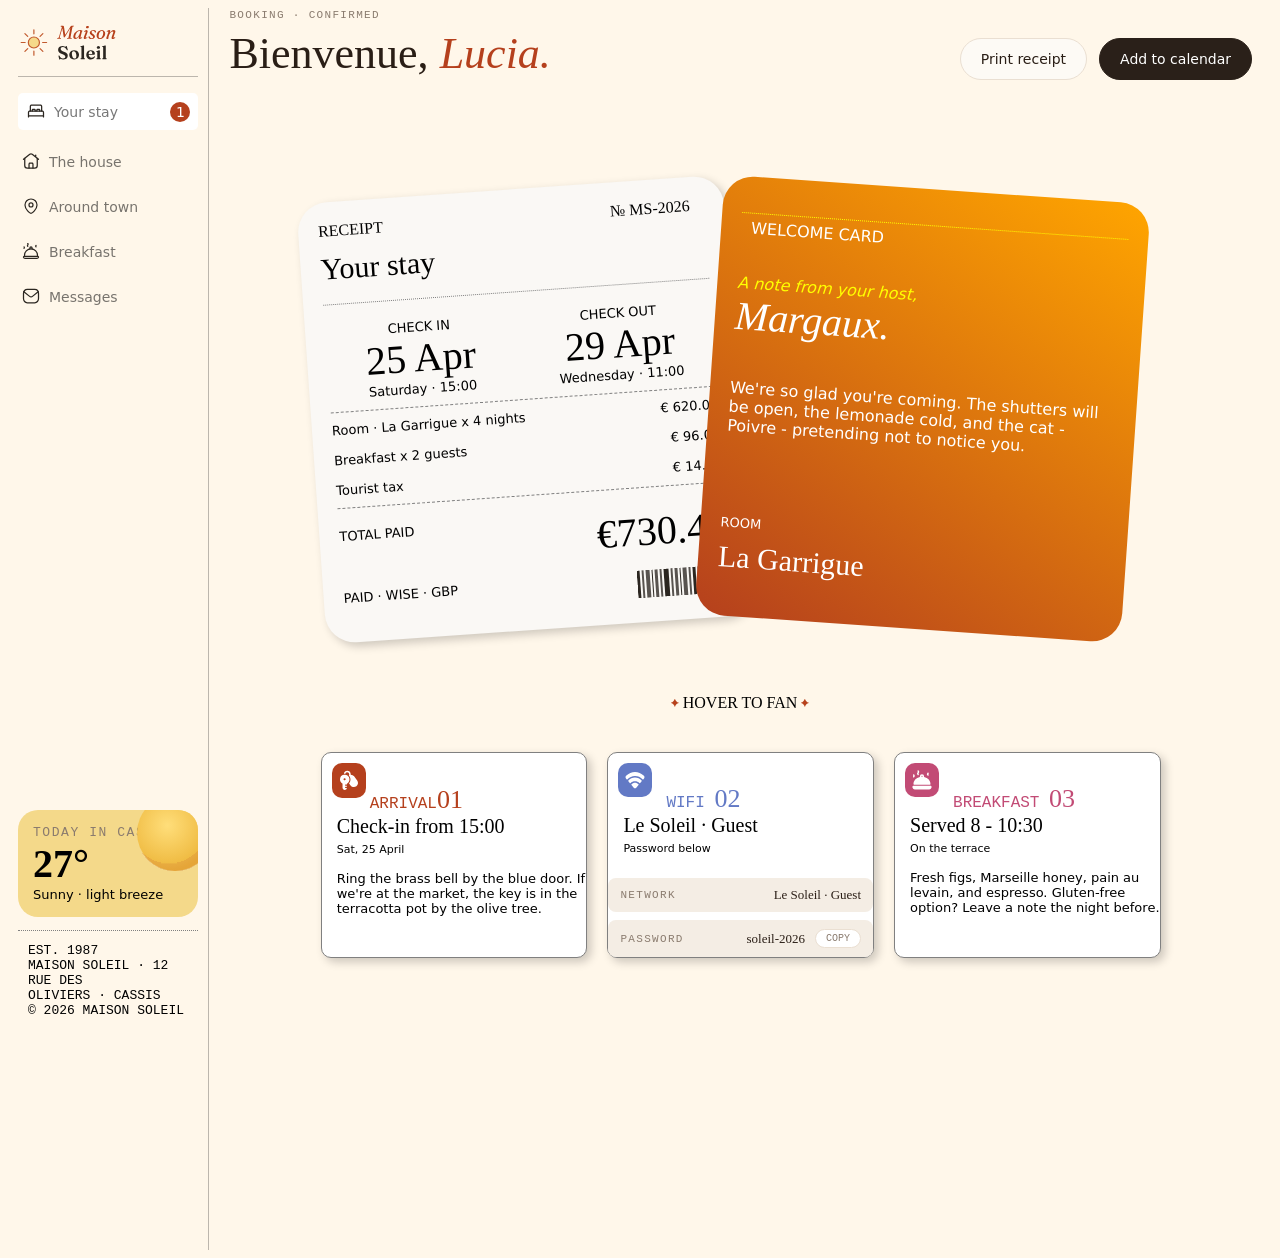
<file: index.html>
<!DOCTYPE html>
<html lang="en">
<head>
    <meta charset="UTF-8" />
    <meta name="viewport" content="width=device-width, initial-scale=1.0">
    <link rel="stylesheet" href="styles.css">
    <style>
        .split-container {
            display: flex; 
            height: 138vh;
        }
        .left-side, .right-side {
            padding:20px;}  
        .top{
            flex:0.06; 
            border-bottom:1px solid #00000043;
        }

        .left-side {
            border-right: 1px solid #00000043; 
            flex: 0.15; padding:10px;
        }
        .right-side{
             padding-top:1px;
             flex:0.85;
        }
.mobile-bar, .close-btn { display: none; }
.menu-btn {
  width: 40px; height: 40px;
  place-items: center;
  border: 1px solid #d9ccbc;
  border-radius: 8px;
  background: transparent;
  color: #2a1e16;
}
@media (max-width: 768px) {
  body { overflow-x: hidden; }
  .mobile-bar {
    display: flex;
    justify-content: space-between;
    align-items: center;
    position: sticky; top: 0; z-index: 50;
    padding: 12px 16px;
    background: #fff8ea;
    border-bottom: 1px solid #00000020;
  }
  .menu-btn { display: grid; }

  .split-container { display: block; height: auto; }
  .right-side { padding: 20px 16px 32px; }

  .left-side {
    display: none;
    position: fixed; inset: 0; z-index: 100;
    flex-direction: column;
    padding: 16px;
    border-right: none;
    background: #fff8ea;
    overflow-y: auto;
  }
  .left-side.open { display: flex; }
  .top { display: flex; justify-content: space-between; align-items: center; margin-bottom: 12px; }
  nav { display: flex; flex-direction: column; flex: 1; }
  nav br { display: none; }
  nav a {
    padding: 12px 14px ;
    margin-bottom: 4px ;
    border-radius: 10px ;
  }
  .weather { margin-top: auto; }     
  h1 { font-size: 34px; }
  .head { flex-direction: column; align-items: stretch; gap: 12px; }
  .actions { width: 100%; }
  .actions .btn { flex: 1; }              
  .pages { display: flex; flex-direction: column; width: 100%; height: auto; margin: 28px 0 0; }
  .welcome, .receipt {
    position: relative; top: auto; right: auto;
    width: 100%; min-height: 0; box-sizing: border-box;
  }
  .welcome { order: 1; min-height: 380px; transform: rotate(2deg); }
  .receipt { order: 2; margin-top: -12px; transform: rotate(-2deg); }
  .pages:hover .welcome { transform: rotate(2deg); }
  .pages:hover .receipt { transform: rotate(-2deg); }
  .hint, .sun-illustration { display: none; }

  /* receipt rows */
  .payments { gap: 12px !important; }
  .qr { gap: 12px; }
  .payments span:last-child,
  .qr span:last-child { text-align: right; justify-self: end; }

  .footers { order: 3; grid-template-columns: 1fr; margin-top: 28px; padding: 0; }
}
    </style>
</head>
<body style="background-color:#ffe5b446;" >
    <header class="mobile-bar">
  <img src="logo.svg" width="100" alt="Maison Soleil">
  <button class="menu-btn" id="openMenu" type="button" aria-label="Open menu">
    <svg width="18" height="18" viewBox="0 0 24 24" fill="none" stroke="currentColor" stroke-width="2" stroke-linecap="round"><path d="M4 7h16M4 12h16M4 17h16"/></svg>
  </button>
</header>

    <div class="split-container">
        <div class="left-side">
            <div class="top">
            <img src="logo.svg" width="100" alt="sun" style="padding-bottom:10px; padding-top:5px; "></div>
             <button class="menu-btn close-btn" id="closeMenu" type="button" aria-label="Close menu">
          <svg width="18" height="18" viewBox="0 0 24 24" fill="none" stroke="currentColor" stroke-width="2" stroke-linecap="round"><path d="M5 5l14 14M19 5L5 19"/></svg>
        </button>
                <nav> 
                <a href="#" style="margin-top:16px; background-color:white; border-radius:5px; padding:8px;" >
                    <img src="icon-bed.svg" alt="your stay" width="20">Your stay  <span class="notif">1</span></a>
                <br> <a href="#"><img src="icon-house.svg" alt="the house">The house </a>
                <br><a href="#"><img src="icon-pin.svg" alt="around town"> Around town</a>
                <br><a href="#"><img src="icon-breakfast-outline.svg" alt="breakfast"> Breakfast</a>
                <br><a href="#" style="margin-bottom:500px"><img src="icon-mail.svg" alt="messages">Messages</a>
                <div class="weather" style=" background-color:#f4d98a; border-radius:20px">
                    <img class="sun" src="icon-weather.svg">
                    <div class="label" style="font-family: 'DM Mono', ui-monospace, Menlo, Consolas, monospace;font-size:13px;"> TODAY IN CASSIS </div>
                    <strong class="temp" style="font-size:40px;"> 27°</strong>
                    <div class="desc" style="font-family: 'DM Sans', system-ui, -apple-system, 'Segoe UI', sans-serif;font-size:13px;">Sunny · light breeze</div>
                </div>
                <p style="font-family: 'DM Mono', ui-monospace, Menlo, Consolas, monospace; padding-top: 12px; border-top:1px dotted grey; font-size:13px;">
                    EST. 1987 <br> MAISON SOLEIL · 12 RUE DES 
                    <br> OLIVIERS · CASSIS<br>© 2026 MAISON SOLEIL</p>

</nav>
        </div>
        <div class="right-side">
            <div class="head">
                <div>
                <div class="label">Booking · Confirmed</div>
                <h1>Bienvenue, <em>Lucia.</em></h1>
                </div>

            <div class="actions">
                <button class="btn" type="button">Print receipt</button>
                <button class="btn dark" type="button">Add to calendar</button>
            </div>
            </div>
            <div class="pages">
            <section class="receipt">
                    <div class="torightend">
                            <span>RECEIPT &emsp;&emsp;&emsp;&emsp;&emsp;&emsp;&emsp;&emsp;&emsp;&emsp;&emsp;&emsp;&emsp;&emsp;№ MS-2026</span>
                            <span></span></div>
                    <div style="font-size:30px">Your stay</div>
                    <br><div class="dates" style="border-top:1px dotted grey;padding-top:20px;
                    font-size:13px;font-family: 'DM Sans', system-ui, -apple-system, 'Segoe UI', sans-serif;">
                            <span>CHECK IN </span>
                            <span>CHECK OUT</span>
                    </div>
                    <div class="dates" style="font-family: 'Fraunces', Georgia, serif;font-size:40px;">
                            <span>25 Apr</span>
                            <span> 29 Apr</span>
                    </div>
                    <div class="dates" style="border-bottom:1px dashed gray; padding-bottom:10px;
                    font-size:13px;font-family: 'DM Sans', system-ui, -apple-system, 'Segoe UI', sans-serif;">
                            <span>Saturday · 15:00</span>
                            <span>Wednesday · 11:00</span>
                    </div>
                    <div class="payments"style="gap:90px;padding-top:10px;">
                            <span>Room · La Garrigue x 4 nights</span>
                            <span>€ 620.00 </span>
                    </div>
                    <div class="payments">
                            <span>Breakfast x 2 guests</span>
                            <span>€ 96.00 </span>
                    </div>
                    <div class="payments" style="border-bottom:1px dashed gray; padding-bottom:10px;">
                            <span>Tourist tax </span>
                            <span> € 14.40</span>
                    </div>
                    <div class="payments">
                            <span style="padding-top:20px;padding-bottom:20px;">TOTAL PAID</span>
                            <span style="padding-top:20px;font-size:15px;font-family: 'Fraunces', Georgia, serif;font-size:40px;">€730.40</span>
                    </div>
                    <div class="qr">
                            <span>PAID · WISE · GBP </span>
                            <span><img src="icon-barcode.svg"></span>
                    </div>
            </section>
            <section class="welcome" style="color:white;">
                <p style="border-top: 1px dotted  yellow; padding-top:5px; padding-bottom:20px;">WELCOME CARD</p>
                <div style="color:yellow;font-style: italic;">A note from your host, </div>
                <div style="font-style: italic;font-size:40px;padding-bottom:20px;font-family: 'Fraunces', Georgia, serif;font-size:40px;">Margaux. </div>
                <br>We're so glad you're coming. The shutters will be open, 
                the lemonade cold, and the cat - Poivre - pretending 
                not to notice you. 
                <div style="padding-top:80px;font-size:13px;padding-bottom:10px;">ROOM</div>
                <div style="font-family: 'Fraunces', Georgia, serif;font-size:30px;">La Garrigue </div>
            </section>
            <img src="illustration-sun.svg" class="sun" width="150" style="padding-left:350px;padding-top:250px;">
            <div style="margin-top:180px; position:relative; z-index:2;margin-left:360px" class="hovertofan">
    <img src="icon-sparkle.svg">
    HOVER TO FAN
    <img src="icon-sparkle.svg">
            </div>
<div class="footers" style="padding-left:10px;">
    <div style=" background: white;
    border:1px solid grey;border-radius:10px;box-shadow: 4px 4px 10px rgba(0, 0, 0, 0.2);">
    <img src="icon-key.svg" style="background-color:#b5401d; border-radius:10px; padding:5px;margin:10px;margin-right:0px; ">
    <span style="color:#b5401d;font-family: 'DM Mono', monospace; font-size: 16px;">ARRIVAL<span class="n">01</span> </span>
        <div class="heading">Check-in from 15:00 
        </div>
        <div class="heading2">Sat, 25 April </div>
        <div class="content">Ring the brass bell by the blue door. If we're at
        the market, the key is in the terracotta pot by 
        the olive tree. </div></div>
    <div style=" background: white;
    border:1px solid grey; border-radius:10px;  box-shadow: 4px 4px 10px rgba(0, 0, 0, 0.2);">
    <img src="icon-wifi.svg" style="background-color:#6279C5; border-radius:10px; padding:5px; margin:10px; "> 
    <span style="color:#6279C5;font-family: 'DM Mono', monospace; font-size: 16px; ">WIFI <span class="n">02</span></span>
        <div class="heading">Le Soleil · Guest</div>
        <div class="heading2">Password below </div>
        <div class="kv">
        <span class="k">NETWORK</span>
        <span>Le Soleil · Guest</span>
        </div>
        <div class="kv">
        <span class="k">PASSWORD</span>
        <span class="val">
        <span id="pw">soleil-2026</span>
        <button class="copy" id="copy" type="button">COPY</button>
        </span></div>
</div>
    <div style="  background: white;
    border:1px solid grey;border-radius:10px;  box-shadow: 4px 4px 10px rgba(0, 0, 0, 0.2);">
    <img src="icon-breakfast.svg" style="background-color:#C24B75; border-radius:10px; padding:5px;margin:10px; ">
    <span style="color:#C24B75;font-family: 'DM Mono', monospace; font-size: 16px; ">BREAKFAST <span class="n">03</span></span>
    <div class="heading">Served 8 - 10:30</div> 
    <div class="heading2">On the terrace </div>
        <div class="content">Fresh figs, Marseille honey, pain au <br>levain, and 
        espresso. Gluten-free option? Leave a note the
        night before.</div></div>
        </div>
        </div>
    </div>

</body>
</html>
</file>
<file: styles.css>
nav a{
    display:flex;
    gap:8px;
    padding:3px;
    text-decoration: none;
    color: rgba(0, 0, 0, 0.534);
    align-items:center;
    font-family: 'DM Sans', system-ui, -apple-system, 'Segoe UI', sans-serif;
    font-size:14px;
}
.sans{
    font-family: 'DM Sans', system-ui, -apple-system, 'Segoe UI', sans-serif;
}
.mono{
    font-family: 'DM Mono', ui-monospace, Menlo, Consolas, monospace;
}
.head {
  display: flex;
  justify-content: space-between;   
  align-items: center;             
  gap: 16px;
}

.label {
  font-family: "DM Mono", ui-monospace, Menlo, Consolas, monospace;
  font-size: 11px;
  letter-spacing: .12em;
  text-transform: uppercase;
  color: #8a7b6e;
}

h1 {
  font-family: "Fraunces", Georgia, serif;
  font-weight: 400;
  font-size: 44px;
  line-height: 1.15;
  margin-top: 8px;
  color: #2a1e16;
}

h1 em {
  color: #b5401d;                  
}

.actions {
  display: flex;
  gap: 12px;
}

.btn {
  font: 500 14px "DM Sans", system-ui, sans-serif;
  padding: 12px 20px;
  border-radius: 999px;           
  border: 1px solid #eadfd2;
  background: #fdfaf5;
  color: #2a1e16;
  cursor: pointer;
}
.btn:hover { background: #f4ece1; }

.btn.dark {
  background: #2a2019;
  border-color: #2a2019;
  color: #fff;
}
.btn.dark:hover { background: #3d3025; }

.notif{
    display:flex;
    margin-left:auto;
    width:20px;
    height:20px;
    border-radius:50%;
    background: #b5401d;
    color: white;
    align-items:center;
    justify-content: center; 
    line-height:1;
}
img{
    padding-bottom:1px;
}
nav a:hover{
    background-color:white;
}
p{
    padding-left:10px
}
.weather{
    padding:15px;
     position: relative;        /* lets the sun be positioned inside the box */
  overflow: hidden; 
}
.weather .sun{
     position: absolute;
  top: -15px;              /* negative pushes it partly outside the box */
  right: -15px;
  width: 76px;       
}
.torightend{
    display:grid;
    grid-template-columns: auto;
    /*justify-content:space-between;
    flex-direction: row;*/
    align-items:center;
    gap:12px;
    width:100%;
}
.receipt{
    padding:20px;
    position:absolute;
    top: 80px;
  width:45%;
  min-height: 400px;
  z-index: 1;
  transform: rotate(-4deg);
  transition: transform 0.5s ease;
  background:#faf8f5;
  border-radius:30px;
  box-shadow: 4px 4px 10px rgba(0, 0, 0, 0.2);
}
.welcome{
    padding:20px;
    position:absolute;
    top: 80px;
  width: 45%;
  right:4%;
  min-height: 400px;
  z-index: 2;/*for overlapping*/
  transform: rotate(4deg);
  transition: transform 0.5s ease;
  background:linear-gradient(30deg,#b5401d 0%, orange 100%);
    border-radius:30px;
    font-family: 'DM Sans', system-ui, -apple-system, 'Segoe UI', sans-serif;
}
.pages:hover .receipt{
    transform: translateX(-100px) rotate(10deg);
}
.pages:hover .welcome{
    transform: translateX(125px) rotate(-10deg);
}
.pages{
    position: relative;      /* lets sheets position themselves inside it */
  width: 860px;
  max-width: 100%;
  height: 470px;           /*caption lands below the pages */
  margin: 0 auto;
}
.dates{
    display: grid;
      grid-template-columns: 1fr 1fr;
      gap: 12px;
      text-align:middle;
      place-items:Center;

}
.payments{
     display: grid;
      /*grid-template-columns: 5fr 2fr;
      gap: 100px;*/
          grid-template-columns: minmax(0, 1fr) auto;
    gap: 12px;
      padding-bottom: 15px;
    font-family: 'DM Sans', system-ui, -apple-system, 'Segoe UI', sans-serif;
    font-size:13px;
}
.qr{
    display: grid;
      grid-template-columns: 5fr 2fr;
      gap:100px;
      font-family: 'DM Sans', system-ui, -apple-system, 'Segoe UI', sans-serif;
      font-size:13px;
}
.footers{ 
    display:grid;
    margin-top:30px;
    grid-template-columns:1fr 1fr 1fr;
    gap: 20px;
    padding:10px;
    right:10px;

}
.n{      
  font-family: "Fraunces", Georgia, serif;
  font-size: 26px;
margin-left:auto;
}
.heading{
    
    padding-left:15px;
    font-size:20px;
    font-family: "Fraunces", Georgia, serif;
    padding-bottom:5px;
    
}
.heading2{
    padding-left:15px;
    font-size:11px;
    font-family: 'DM Sans', system-ui, -apple-system, 'Segoe UI', sans-serif;
    padding-bottom:15px;
}
.content{
    padding-left:15px;
    font-size:13px;
    font-family: 'DM Sans', system-ui, -apple-system, 'Segoe UI', sans-serif;
    padding-bottom:15px;
}
.details{
    padding-left:15px;
    font-size:13px;
    font-family: 'DM Sans', system-ui, -apple-system, 'Segoe UI', sans-serif;
    padding-bottom:15px;
    background:whitesmoke;
    height:10px;
    display: grid;
      grid-template-columns: 1fr 1fr;
      gap: 12px;
      place-items:Center;
      border:1px none;
}
.kv {
  display: flex;
  justify-content: space-between;   
  align-items: center;
  background: #f4ede4;          
  border-radius: 8px;
  padding: 9px 12px;
  margin-top: 8px;                 
  font-size: 13px;
  color: #2a1e16;
}

.k {
  font-family: "DM Mono", ui-monospace, Menlo, Consolas, monospace;
  font-size: 11px;
  letter-spacing: .12em;           
  color: #8a7b6e;
}

.val {
  display: flex;
  align-items: center;
  gap: 10px;                        
}

.copy {
  font: 500 10px "DM Mono", ui-monospace, Menlo, Consolas, monospace;
  color: #8a7b6e;
  background: #fff;
  border: 1px solid #eadfd2;
  border-radius: 999px;            
  padding: 3px 10px;

}

.copy:hover {
  color: #2a1e16;
  border-color: #d8cab8;
}
.copy:focus-visible {
  outline: 2px solid #b5401d;       /* the orange ring shows only for keyboard focus */
  outline-offset: 2px;
}
/* MOBILE RESPONSIVENESS */

@media screen and (max-width: 768px) {

    html, body {
        margin: 0;
        padding: 0;
        width: 100%;
        overflow-x: hidden;
    }

    * {
        box-sizing: border-box;
    }

    .mobile-bar {
        display: flex;
        width: 100%;
    }

    .split-container {
        display: block;
        width: 100%;
        height: auto;
    }

    .left-side {
        display: none;
    }

    .right-side {
        width: 100%;
        padding: 24px 16px;
    }

    .head {
        display: flex;
        flex-direction: column;
        align-items: flex-start;
        width: 100%;
    }

    h1 {
        font-size: 34px;
    }

    .actions {
        display: flex;
        width: 100%;
    }

    .actions button {
        flex: 1;
        font-size: 12px;
        padding: 12px 6px;
    }

    .pages {
        display: flex;
        flex-direction: column;
        width: 100%;
        height: auto;
        gap: 20px;
        margin: 40px 0;
    }

    .receipt,
    .welcome {
        position: relative;
        top: auto;
        right: auto;
        left: auto;
        width: 100%;
        min-height: auto;
        margin: 0;
        transform: none;
        box-sizing: border-box;
    }

    .receipt {
        order: 2;
        padding: 20px 16px;
        transform:rotate(-4deg);
    }

    .welcome {
        order: 1;
        padding: 24px;
        min-height: 380px;
        transform:rotate(4deg);
    }

    .pages:hover .receipt,
    .pages:hover .welcome {
        transform: none;
    }

    .payments,
    .qr {
        display: grid;
        grid-template-columns: minmax(0, 1fr) auto;
        gap: 10px;
        font-size: 12px;
    }

    .payments span:last-child,
    .qr span:last-child {
        text-align: right;
    }

    .receipt-title {
        font-family: 'Fraunces', Georgia, serif;
        font-size: 30px;
        margin: 15px 0;
    }

    .date-numbers {
        font-family: 'Fraunces', Georgia, serif;
        font-size: 32px;
    }

    .total span:last-child {
        font-family: 'Fraunces', Georgia, serif;
        font-size: 30px;
    }

    .sun-illustration,
    .hint {
        display: none;
    }

    .footers {
        display: grid;
        grid-template-columns: 1fr;
        width: 100%;
        padding: 0;
        gap: 16px;
        margin-top: 30px;
    }
    .sun,
    .hovertofan {
        display: none;
    }

}
</file>
